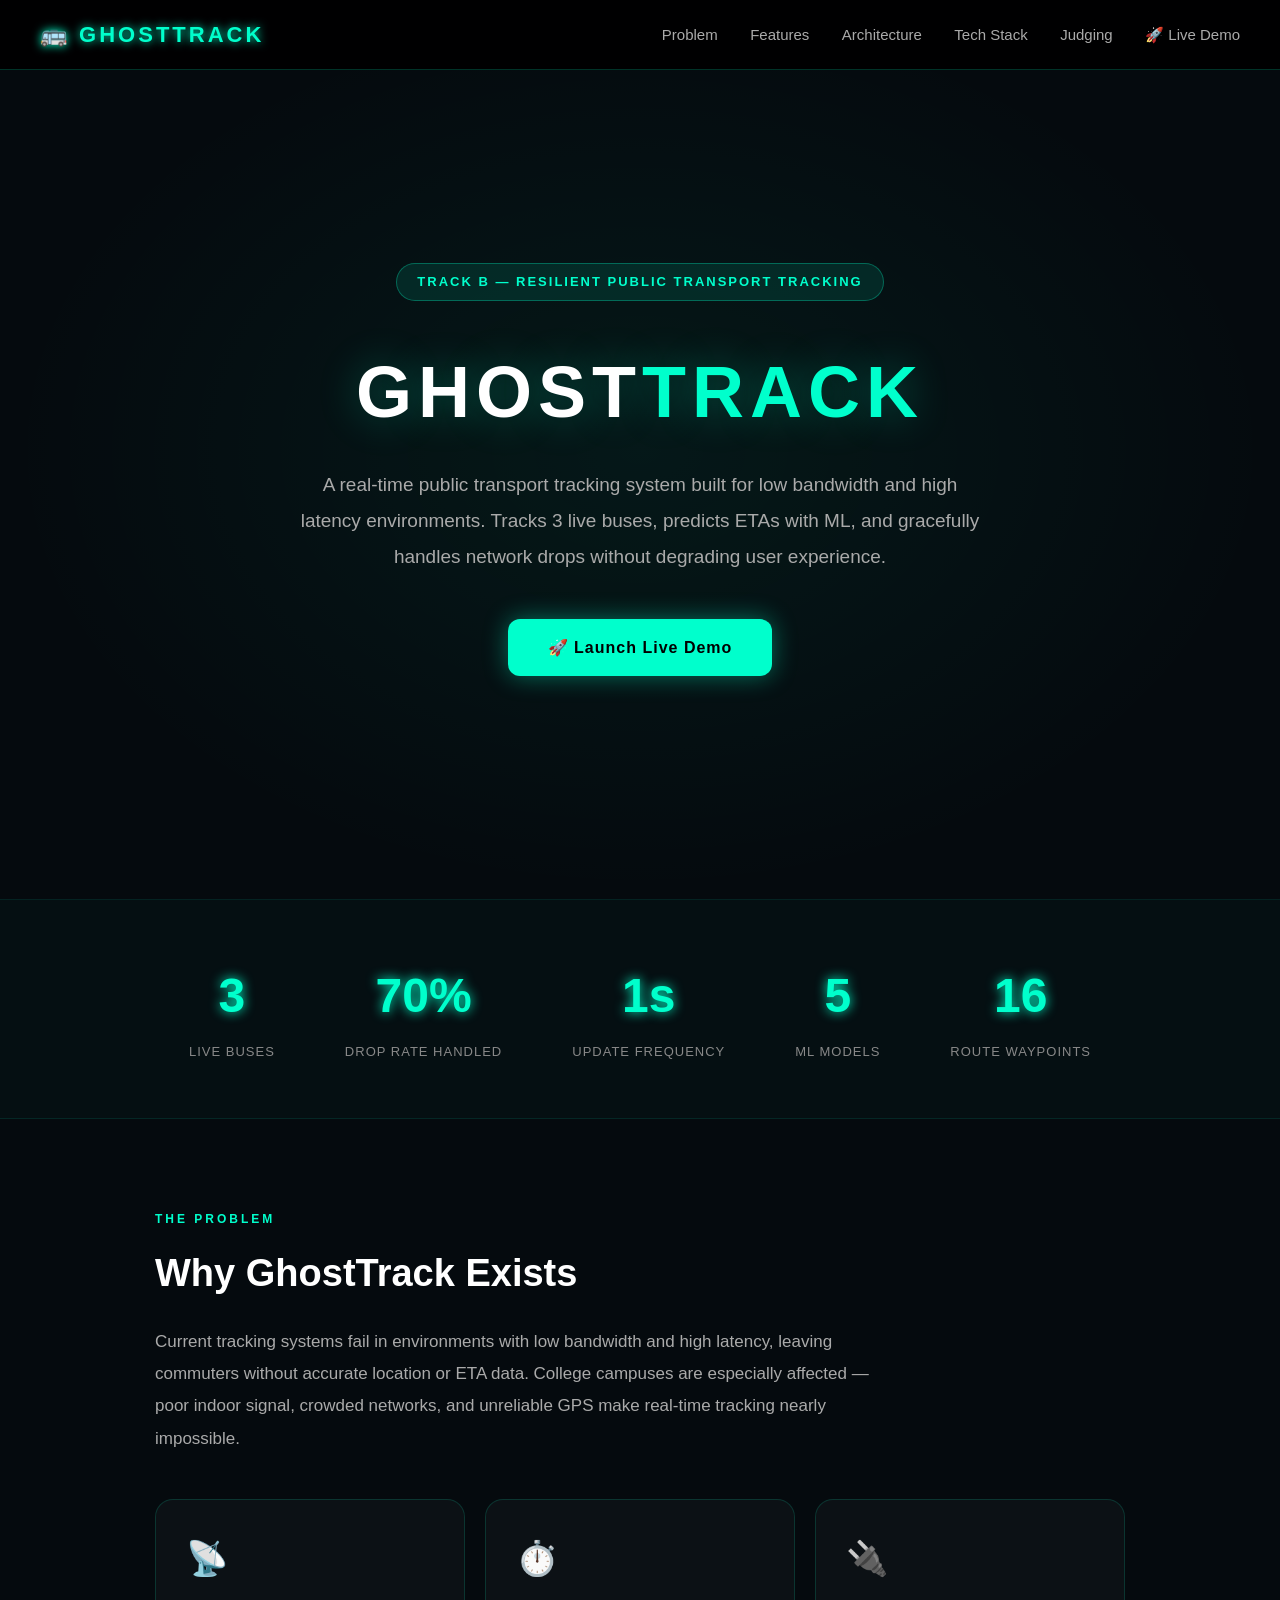
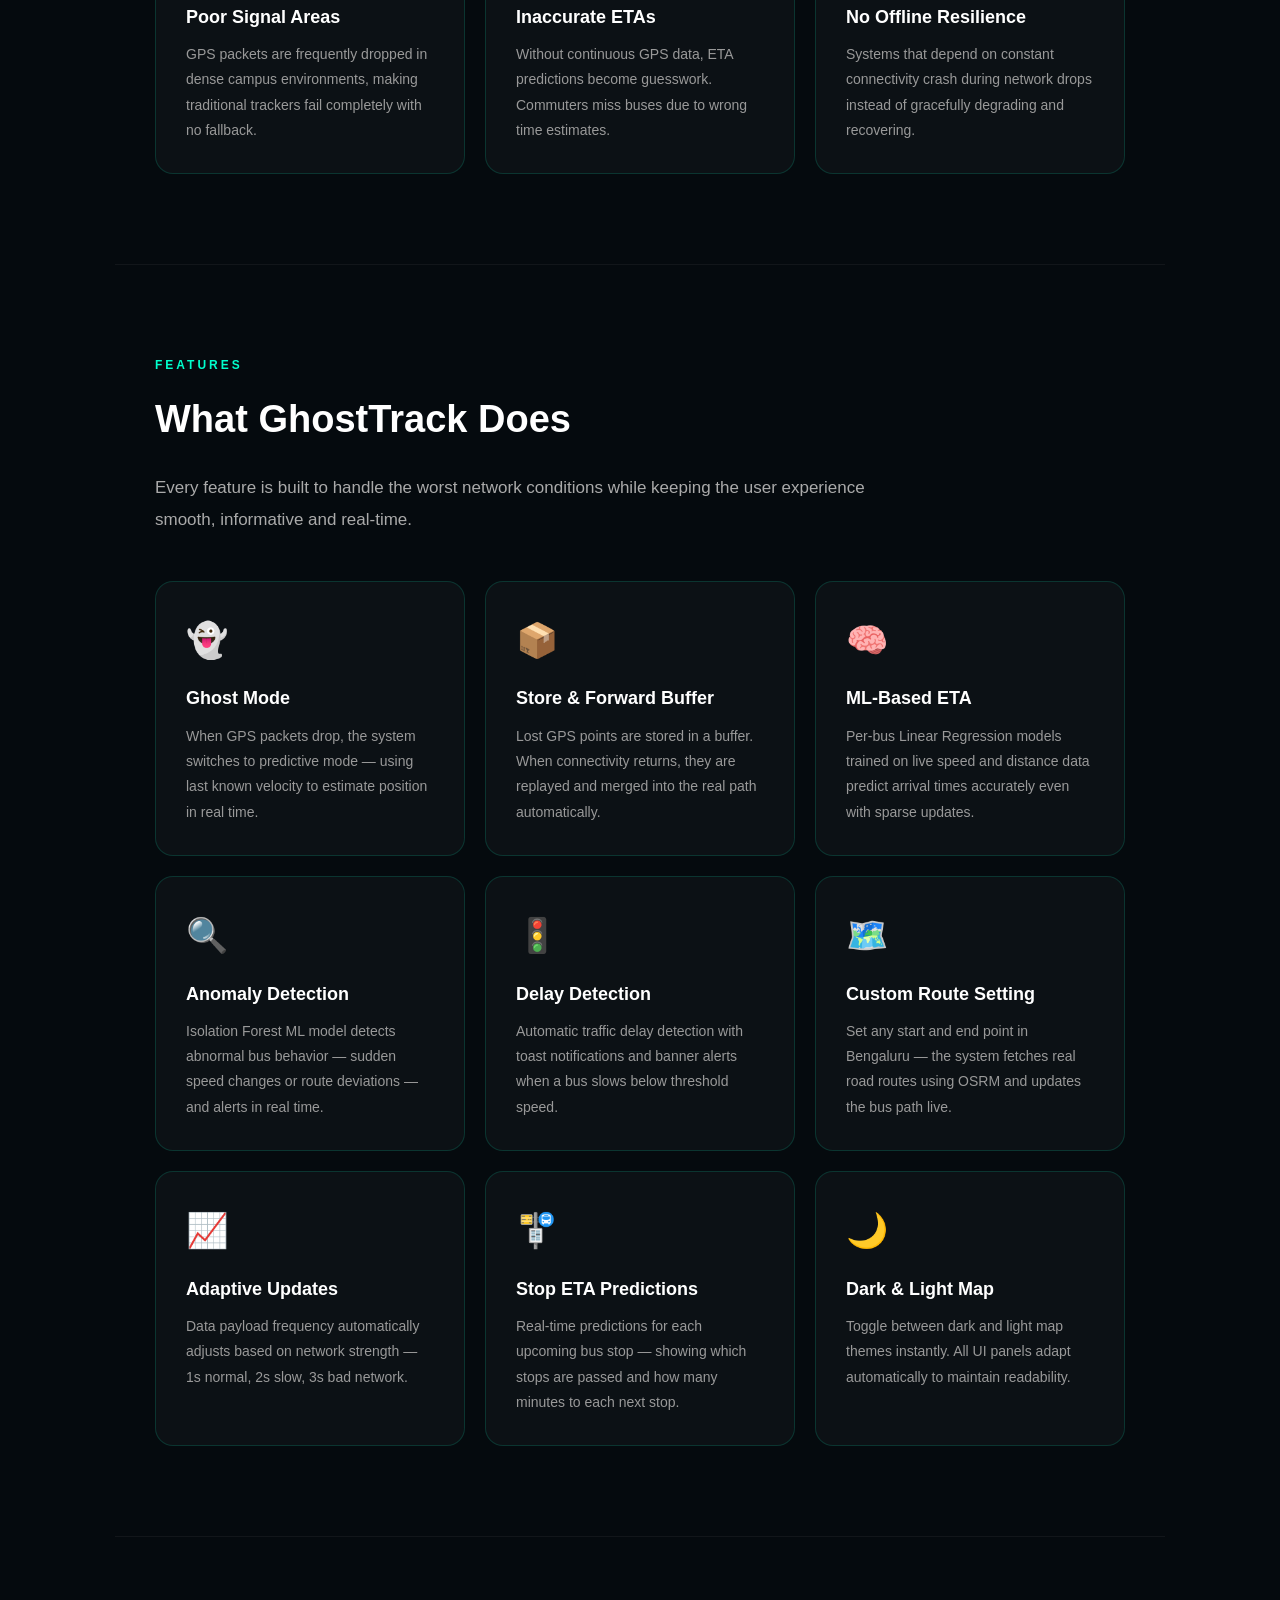
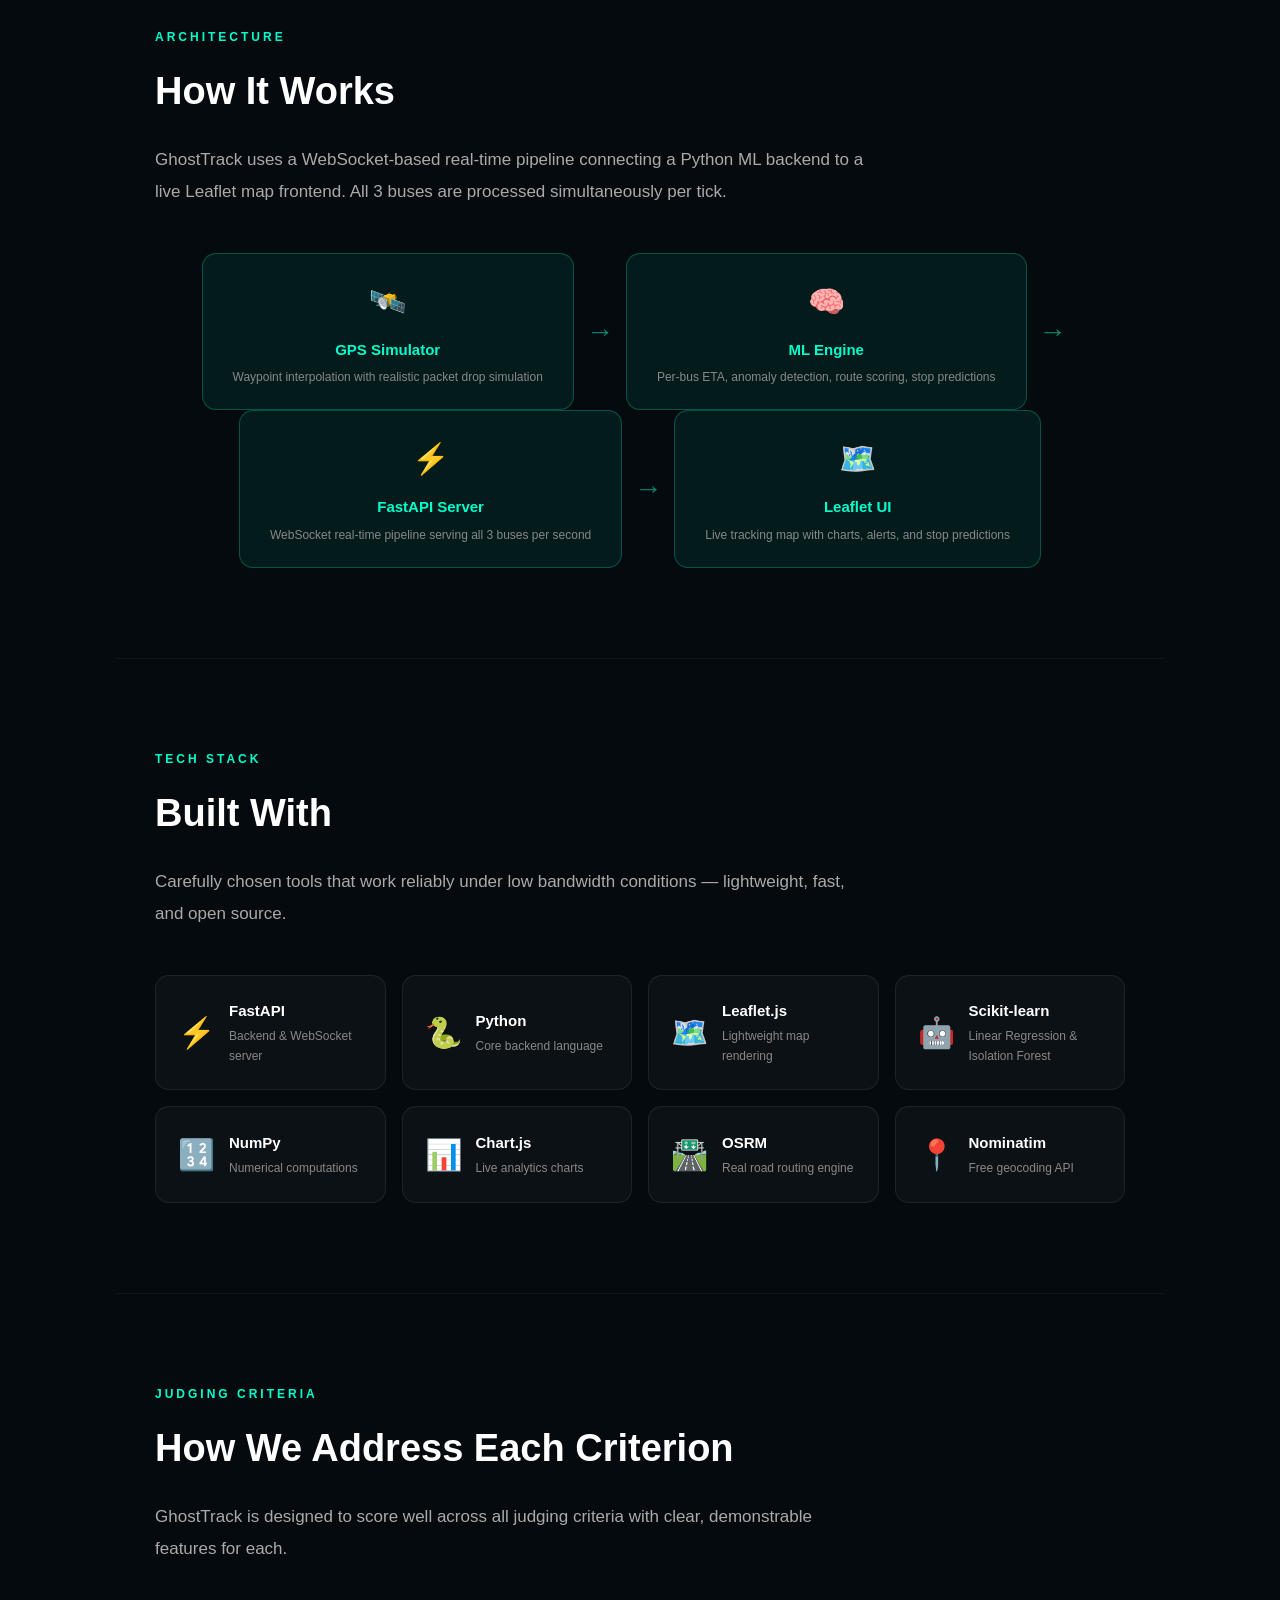
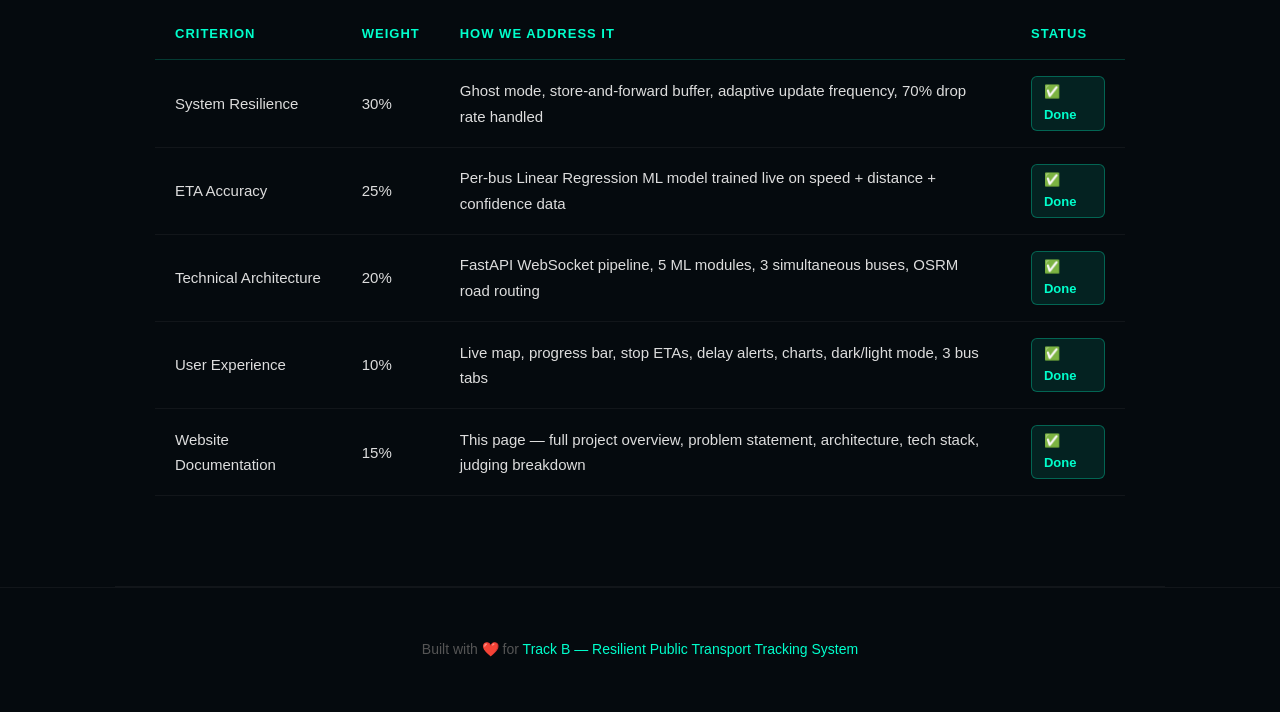
<file: docs.html>
<!DOCTYPE html>
<html lang="en">
<head>
  <meta charset="UTF-8"/>
  <meta name="viewport" content="width=device-width, initial-scale=1.0"/>
  <title>GhostTrack — Documentation</title>
  <style>
    *{margin:0;padding:0;box-sizing:border-box;}
    body{background:#050a0e;color:#e0e0e0;font-family:"Segoe UI",sans-serif;line-height:1.7;}

    nav{position:fixed;top:0;left:0;right:0;background:rgba(0,0,0,0.92);backdrop-filter:blur(12px);border-bottom:1px solid rgba(0,255,200,0.2);padding:16px 40px;display:flex;justify-content:space-between;align-items:center;z-index:100;}
    .nav-logo{font-size:22px;font-weight:900;color:#00ffcc;letter-spacing:3px;text-shadow:0 0 10px #00ffcc;}
    .nav-links a{color:#aaa;text-decoration:none;margin-left:28px;font-size:15px;font-weight:500;transition:color 0.2s;}
    .nav-links a:hover{color:#00ffcc;}

    .hero{min-height:100vh;display:flex;flex-direction:column;justify-content:center;align-items:center;text-align:center;padding:120px 40px 80px;background:radial-gradient(ellipse at center,rgba(0,255,200,0.06) 0%,transparent 70%);border-bottom:1px solid rgba(0,255,200,0.1);}
    .hero-badge{display:inline-block;background:rgba(0,255,200,0.1);border:1px solid rgba(0,255,200,0.3);color:#00ffcc;padding:7px 20px;border-radius:20px;font-size:13px;font-weight:700;letter-spacing:2px;margin-bottom:30px;}
    .hero h1{font-size:72px;font-weight:900;color:white;letter-spacing:6px;margin-bottom:14px;text-shadow:0 0 40px rgba(0,255,200,0.3);}
    .hero h1 span{color:#00ffcc;}
    .hero p{font-size:19px;color:#aaa;max-width:680px;margin:0 auto 44px;line-height:1.9;}
    .hero-btn{display:inline-block;background:#00ffcc;color:black;padding:15px 40px;border-radius:12px;font-size:16px;font-weight:800;text-decoration:none;letter-spacing:1px;box-shadow:0 0 24px rgba(0,255,200,0.4);transition:0.3s;}
    .hero-btn:hover{box-shadow:0 0 40px rgba(0,255,200,0.7);transform:translateY(-3px);}

    .stats-bar{display:flex;justify-content:center;gap:70px;padding:55px 40px;background:rgba(0,255,200,0.02);border-bottom:1px solid rgba(0,255,200,0.1);flex-wrap:wrap;}
    .stat{text-align:center;}
    .stat-number{font-size:48px;font-weight:900;color:#00ffcc;text-shadow:0 0 12px #00ffcc;}
    .stat-label{font-size:13px;color:#888;margin-top:4px;letter-spacing:1px;text-transform:uppercase;}

    section{max-width:1050px;margin:0 auto;padding:90px 40px;border-bottom:1px solid rgba(255,255,255,0.05);}
    .section-label{font-size:12px;color:#00ffcc;letter-spacing:3px;text-transform:uppercase;font-weight:700;margin-bottom:12px;}
    h2{font-size:38px;font-weight:800;color:white;margin-bottom:20px;}
    p.lead{font-size:17px;color:#aaa;max-width:720px;margin-bottom:44px;line-height:1.9;}

    .cards{display:grid;grid-template-columns:repeat(auto-fit,minmax(290px,1fr));gap:20px;margin-top:30px;}
    .card{background:rgba(255,255,255,0.03);border:1px solid rgba(0,255,200,0.15);border-radius:18px;padding:30px;transition:0.3s;}
    .card:hover{border-color:rgba(0,255,200,0.4);background:rgba(0,255,200,0.05);transform:translateY(-4px);box-shadow:0 8px 30px rgba(0,255,200,0.1);}
    .card-icon{font-size:34px;margin-bottom:14px;}
    .card h3{font-size:18px;font-weight:700;color:white;margin-bottom:10px;}
    .card p{font-size:14px;color:#999;line-height:1.8;}

    .arch-flow{display:flex;align-items:center;justify-content:center;flex-wrap:wrap;gap:0;margin-top:44px;}
    .arch-box{background:rgba(0,255,200,0.07);border:1px solid rgba(0,255,200,0.25);border-radius:14px;padding:22px 30px;text-align:center;min-width:160px;}
    .arch-box .icon{font-size:30px;margin-bottom:10px;}
    .arch-box h4{font-size:15px;font-weight:700;color:#00ffcc;margin-bottom:6px;}
    .arch-box p{font-size:12px;color:#888;line-height:1.6;}
    .arch-arrow{font-size:28px;color:#00ffcc;padding:0 12px;opacity:0.5;}

    .tech-grid{display:grid;grid-template-columns:repeat(auto-fit,minmax(210px,1fr));gap:16px;margin-top:30px;}
    .tech-item{background:rgba(255,255,255,0.03);border:1px solid rgba(255,255,255,0.08);border-radius:14px;padding:22px;display:flex;align-items:center;gap:14px;transition:0.3s;}
    .tech-item:hover{border-color:rgba(0,255,200,0.2);background:rgba(0,255,200,0.03);}
    .tech-icon{font-size:30px;}
    .tech-item h4{font-size:15px;font-weight:700;color:white;margin-bottom:3px;}
    .tech-item p{font-size:12px;color:#888;}

    table{width:100%;border-collapse:collapse;margin-top:30px;}
    th{text-align:left;padding:14px 20px;font-size:13px;color:#00ffcc;letter-spacing:1px;text-transform:uppercase;border-bottom:1px solid rgba(0,255,200,0.2);}
    td{padding:16px 20px;font-size:15px;color:#ddd;border-bottom:1px solid rgba(255,255,255,0.05);}
    tr:hover td{background:rgba(0,255,200,0.03);}
    .tag{display:inline-block;background:rgba(0,255,200,0.1);border:1px solid rgba(0,255,200,0.3);color:#00ffcc;padding:4px 12px;border-radius:6px;font-size:13px;font-weight:700;}

    footer{text-align:center;padding:50px;font-size:14px;color:#555;border-top:1px solid rgba(255,255,255,0.05);}
    footer span{color:#00ffcc;}
  </style>
</head>
<body>

<nav>
  <div class="nav-logo">🚌 GHOSTTRACK</div>
  <div class="nav-links">
    <a href="#problem">Problem</a>
    <a href="#features">Features</a>
    <a href="#architecture">Architecture</a>
    <a href="#stack">Tech Stack</a>
    <a href="#judging">Judging</a>
    <a href="http://localhost:8000" target="_blank">🚀 Live Demo</a>
  </div>
</nav>

<div class="hero">
  <div class="hero-badge">TRACK B — RESILIENT PUBLIC TRANSPORT TRACKING</div>
  <h1>GHOST<span>TRACK</span></h1>
  <p>A real-time public transport tracking system built for low bandwidth and high latency environments. Tracks 3 live buses, predicts ETAs with ML, and gracefully handles network drops without degrading user experience.</p>
  <a href="http://localhost:8000" target="_blank" class="hero-btn">🚀 Launch Live Demo</a>
</div>

<div class="stats-bar">
  <div class="stat"><div class="stat-number">3</div><div class="stat-label">Live Buses</div></div>
  <div class="stat"><div class="stat-number">70%</div><div class="stat-label">Drop Rate Handled</div></div>
  <div class="stat"><div class="stat-number">1s</div><div class="stat-label">Update Frequency</div></div>
  <div class="stat"><div class="stat-number">5</div><div class="stat-label">ML Models</div></div>
  <div class="stat"><div class="stat-number">16</div><div class="stat-label">Route Waypoints</div></div>
</div>

<section id="problem">
  <div class="section-label">The Problem</div>
  <h2>Why GhostTrack Exists</h2>
  <p class="lead">Current tracking systems fail in environments with low bandwidth and high latency, leaving commuters without accurate location or ETA data. College campuses are especially affected — poor indoor signal, crowded networks, and unreliable GPS make real-time tracking nearly impossible.</p>
  <div class="cards">
    <div class="card"><div class="card-icon">📡</div><h3>Poor Signal Areas</h3><p>GPS packets are frequently dropped in dense campus environments, making traditional trackers fail completely with no fallback.</p></div>
    <div class="card"><div class="card-icon">⏱️</div><h3>Inaccurate ETAs</h3><p>Without continuous GPS data, ETA predictions become guesswork. Commuters miss buses due to wrong time estimates.</p></div>
    <div class="card"><div class="card-icon">🔌</div><h3>No Offline Resilience</h3><p>Systems that depend on constant connectivity crash during network drops instead of gracefully degrading and recovering.</p></div>
  </div>
</section>

<section id="features">
  <div class="section-label">Features</div>
  <h2>What GhostTrack Does</h2>
  <p class="lead">Every feature is built to handle the worst network conditions while keeping the user experience smooth, informative and real-time.</p>
  <div class="cards">
    <div class="card"><div class="card-icon">👻</div><h3>Ghost Mode</h3><p>When GPS packets drop, the system switches to predictive mode — using last known velocity to estimate position in real time.</p></div>
    <div class="card"><div class="card-icon">📦</div><h3>Store & Forward Buffer</h3><p>Lost GPS points are stored in a buffer. When connectivity returns, they are replayed and merged into the real path automatically.</p></div>
    <div class="card"><div class="card-icon">🧠</div><h3>ML-Based ETA</h3><p>Per-bus Linear Regression models trained on live speed and distance data predict arrival times accurately even with sparse updates.</p></div>
    <div class="card"><div class="card-icon">🔍</div><h3>Anomaly Detection</h3><p>Isolation Forest ML model detects abnormal bus behavior — sudden speed changes or route deviations — and alerts in real time.</p></div>
    <div class="card"><div class="card-icon">🚦</div><h3>Delay Detection</h3><p>Automatic traffic delay detection with toast notifications and banner alerts when a bus slows below threshold speed.</p></div>
    <div class="card"><div class="card-icon">🗺️</div><h3>Custom Route Setting</h3><p>Set any start and end point in Bengaluru — the system fetches real road routes using OSRM and updates the bus path live.</p></div>
    <div class="card"><div class="card-icon">📈</div><h3>Adaptive Updates</h3><p>Data payload frequency automatically adjusts based on network strength — 1s normal, 2s slow, 3s bad network.</p></div>
    <div class="card"><div class="card-icon">🚏</div><h3>Stop ETA Predictions</h3><p>Real-time predictions for each upcoming bus stop — showing which stops are passed and how many minutes to each next stop.</p></div>
    <div class="card"><div class="card-icon">🌙</div><h3>Dark & Light Map</h3><p>Toggle between dark and light map themes instantly. All UI panels adapt automatically to maintain readability.</p></div>
  </div>
</section>

<section id="architecture">
  <div class="section-label">Architecture</div>
  <h2>How It Works</h2>
  <p class="lead">GhostTrack uses a WebSocket-based real-time pipeline connecting a Python ML backend to a live Leaflet map frontend. All 3 buses are processed simultaneously per tick.</p>
  <div class="arch-flow">
    <div class="arch-box"><div class="icon">🛰️</div><h4>GPS Simulator</h4><p>Waypoint interpolation with realistic packet drop simulation</p></div>
    <div class="arch-arrow">→</div>
    <div class="arch-box"><div class="icon">🧠</div><h4>ML Engine</h4><p>Per-bus ETA, anomaly detection, route scoring, stop predictions</p></div>
    <div class="arch-arrow">→</div>
    <div class="arch-box"><div class="icon">⚡</div><h4>FastAPI Server</h4><p>WebSocket real-time pipeline serving all 3 buses per second</p></div>
    <div class="arch-arrow">→</div>
    <div class="arch-box"><div class="icon">🗺️</div><h4>Leaflet UI</h4><p>Live tracking map with charts, alerts, and stop predictions</p></div>
  </div>
</section>

<section id="stack">
  <div class="section-label">Tech Stack</div>
  <h2>Built With</h2>
  <p class="lead">Carefully chosen tools that work reliably under low bandwidth conditions — lightweight, fast, and open source.</p>
  <div class="tech-grid">
    <div class="tech-item"><div class="tech-icon">⚡</div><div><h4>FastAPI</h4><p>Backend & WebSocket server</p></div></div>
    <div class="tech-item"><div class="tech-icon">🐍</div><div><h4>Python</h4><p>Core backend language</p></div></div>
    <div class="tech-item"><div class="tech-icon">🗺️</div><div><h4>Leaflet.js</h4><p>Lightweight map rendering</p></div></div>
    <div class="tech-item"><div class="tech-icon">🤖</div><div><h4>Scikit-learn</h4><p>Linear Regression & Isolation Forest</p></div></div>
    <div class="tech-item"><div class="tech-icon">🔢</div><div><h4>NumPy</h4><p>Numerical computations</p></div></div>
    <div class="tech-item"><div class="tech-icon">📊</div><div><h4>Chart.js</h4><p>Live analytics charts</p></div></div>
    <div class="tech-item"><div class="tech-icon">🛣️</div><div><h4>OSRM</h4><p>Real road routing engine</p></div></div>
    <div class="tech-item"><div class="tech-icon">📍</div><div><h4>Nominatim</h4><p>Free geocoding API</p></div></div>
  </div>
</section>

<section id="judging">
  <div class="section-label">Judging Criteria</div>
  <h2>How We Address Each Criterion</h2>
  <p class="lead">GhostTrack is designed to score well across all judging criteria with clear, demonstrable features for each.</p>
  <table>
    <tr><th>Criterion</th><th>Weight</th><th>How We Address It</th><th>Status</th></tr>
    <tr><td>System Resilience</td><td>30%</td><td>Ghost mode, store-and-forward buffer, adaptive update frequency, 70% drop rate handled</td><td><span class="tag">✅ Done</span></td></tr>
    <tr><td>ETA Accuracy</td><td>25%</td><td>Per-bus Linear Regression ML model trained live on speed + distance + confidence data</td><td><span class="tag">✅ Done</span></td></tr>
    <tr><td>Technical Architecture</td><td>20%</td><td>FastAPI WebSocket pipeline, 5 ML modules, 3 simultaneous buses, OSRM road routing</td><td><span class="tag">✅ Done</span></td></tr>
    <tr><td>User Experience</td><td>10%</td><td>Live map, progress bar, stop ETAs, delay alerts, charts, dark/light mode, 3 bus tabs</td><td><span class="tag">✅ Done</span></td></tr>
    <tr><td>Website Documentation</td><td>15%</td><td>This page — full project overview, problem statement, architecture, tech stack, judging breakdown</td><td><span class="tag">✅ Done</span></td></tr>
  </table>
</section>

<footer>
  Built with ❤️ for <span>Track B — Resilient Public Transport Tracking System</span>
</footer>

</body>
</html>
</file>
